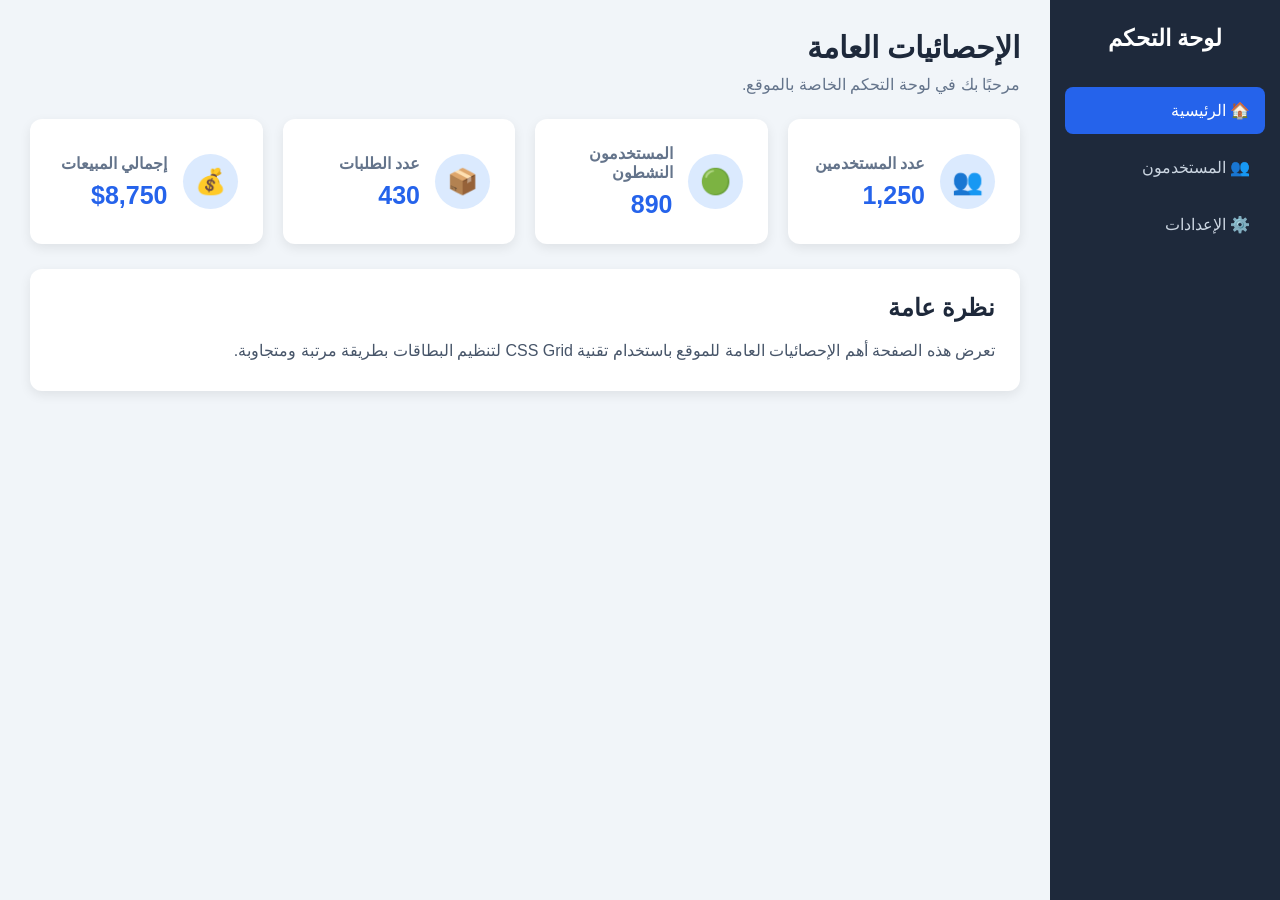
<file: index.html>
<!DOCTYPE html>
<html lang="ar" dir="rtl">
<head>
    <meta charset="UTF-8">
    <meta name="viewport" content="width=device-width, initial-scale=1.0">
    <title>لوحة التحكم - الرئيسية</title>
    <link rel="stylesheet" href="style.css">
</head>
<body>

    <div class="dashboard">

        <aside class="sidebar">
            <h2 class="logo">لوحة التحكم</h2>

            <nav>
                <a href="index.html" class="active">🏠 الرئيسية</a>
                <a href="users.html">👥 المستخدمون</a>
                <a href="settings.html">⚙️ الإعدادات</a>
            </nav>
        </aside>

        <main class="main-content">

            <header class="page-header">
                <h1>الإحصائيات العامة</h1>
                <p>مرحبًا بك في لوحة التحكم الخاصة بالموقع.</p>
            </header>

            <section class="stats-grid">

                <article class="stat-card">
                    <div class="stat-icon">👥</div>
                    <div>
                        <h3>عدد المستخدمين</h3>
                        <p class="stat-number">1,250</p>
                    </div>
                </article>

                <article class="stat-card">
                    <div class="stat-icon">🟢</div>
                    <div>
                        <h3>المستخدمون النشطون</h3>
                        <p class="stat-number">890</p>
                    </div>
                </article>

                <article class="stat-card">
                    <div class="stat-icon">📦</div>
                    <div>
                        <h3>عدد الطلبات</h3>
                        <p class="stat-number">430</p>
                    </div>
                </article>

                <article class="stat-card">
                    <div class="stat-icon">💰</div>
                    <div>
                        <h3>إجمالي المبيعات</h3>
                        <p class="stat-number">$8,750</p>
                    </div>
                </article>

            </section>

            <section class="welcome-box">
                <h2>نظرة عامة</h2>
                <p>
                    تعرض هذه الصفحة أهم الإحصائيات العامة للموقع باستخدام
                    تقنية CSS Grid لتنظيم البطاقات بطريقة مرتبة ومتجاوبة.
                </p>
            </section>

        </main>
    </div>

</body>
</html>
</file>
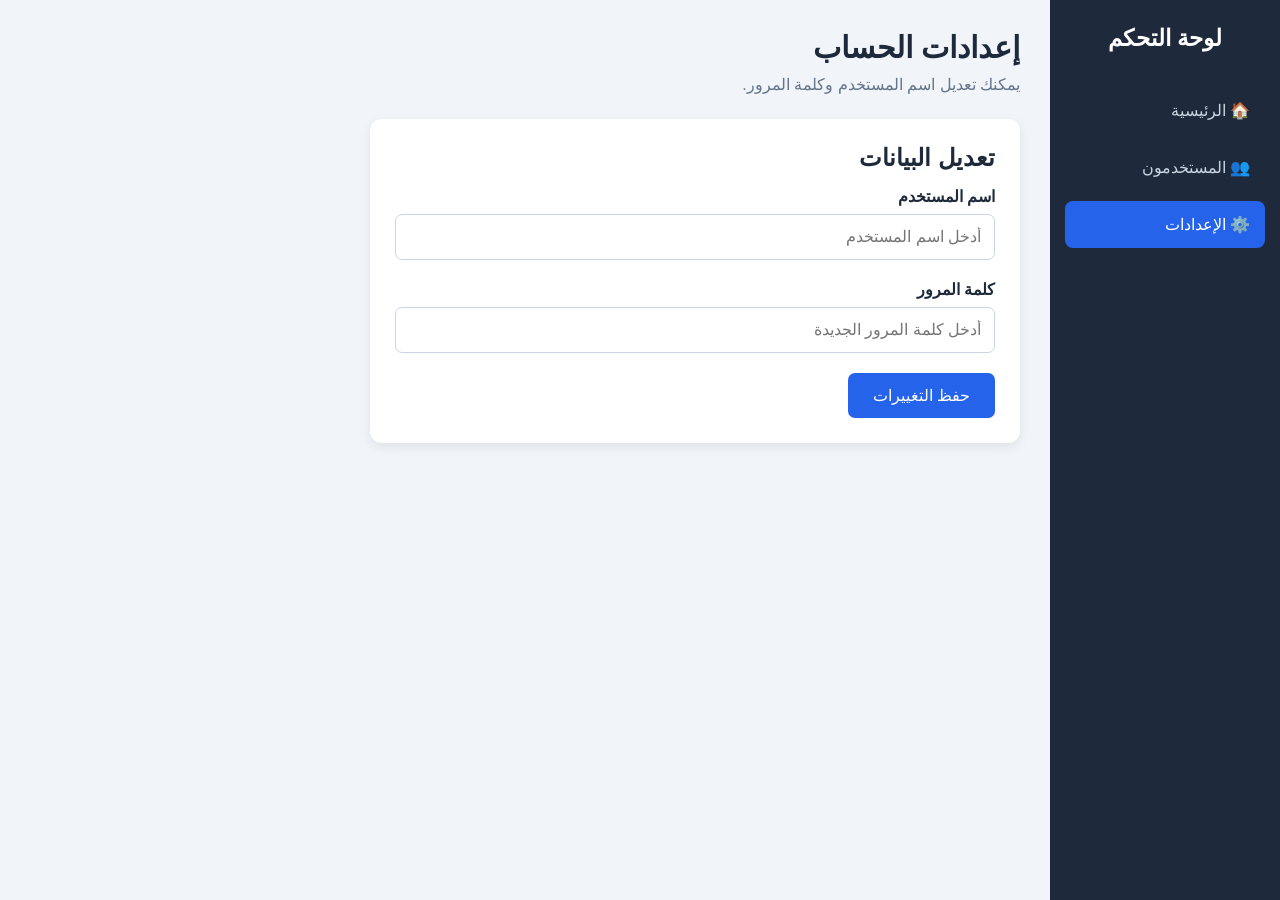
<file: settings.html>
<!DOCTYPE html>
<html lang="ar" dir="rtl">
<head>
    <meta charset="UTF-8">
    <meta name="viewport" content="width=device-width, initial-scale=1.0">
    <title>لوحة التحكم - الإعدادات</title>
    <link rel="stylesheet" href="style.css">
</head>
<body>

    <div class="dashboard">

        <aside class="sidebar">
            <h2 class="logo">لوحة التحكم</h2>

            <nav>
                <a href="index.html">🏠 الرئيسية</a>
                <a href="users.html">👥 المستخدمون</a>
                <a href="settings.html" class="active">⚙️ الإعدادات</a>
            </nav>
        </aside>

        <main class="main-content">

            <header class="page-header">
                <h1>إعدادات الحساب</h1>
                <p>يمكنك تعديل اسم المستخدم وكلمة المرور.</p>
            </header>

            <section class="content-box form-box">
                <h2>تعديل البيانات</h2>

                <form action="#">
                    <div class="form-group">
                        <label for="username">اسم المستخدم</label>
                        <input
                            type="text"
                            id="username"
                            name="username"
                            placeholder="أدخل اسم المستخدم"
                            required
                        >
                    </div>

                    <div class="form-group">
                        <label for="password">كلمة المرور</label>
                        <input
                            type="password"
                            id="password"
                            name="password"
                            placeholder="أدخل كلمة المرور الجديدة"
                            required
                        >
                    </div>

                    <button type="submit" class="save-button">
                        حفظ التغييرات
                    </button>
                </form>

            </section>

        </main>
    </div>

</body>
</html>
</file>
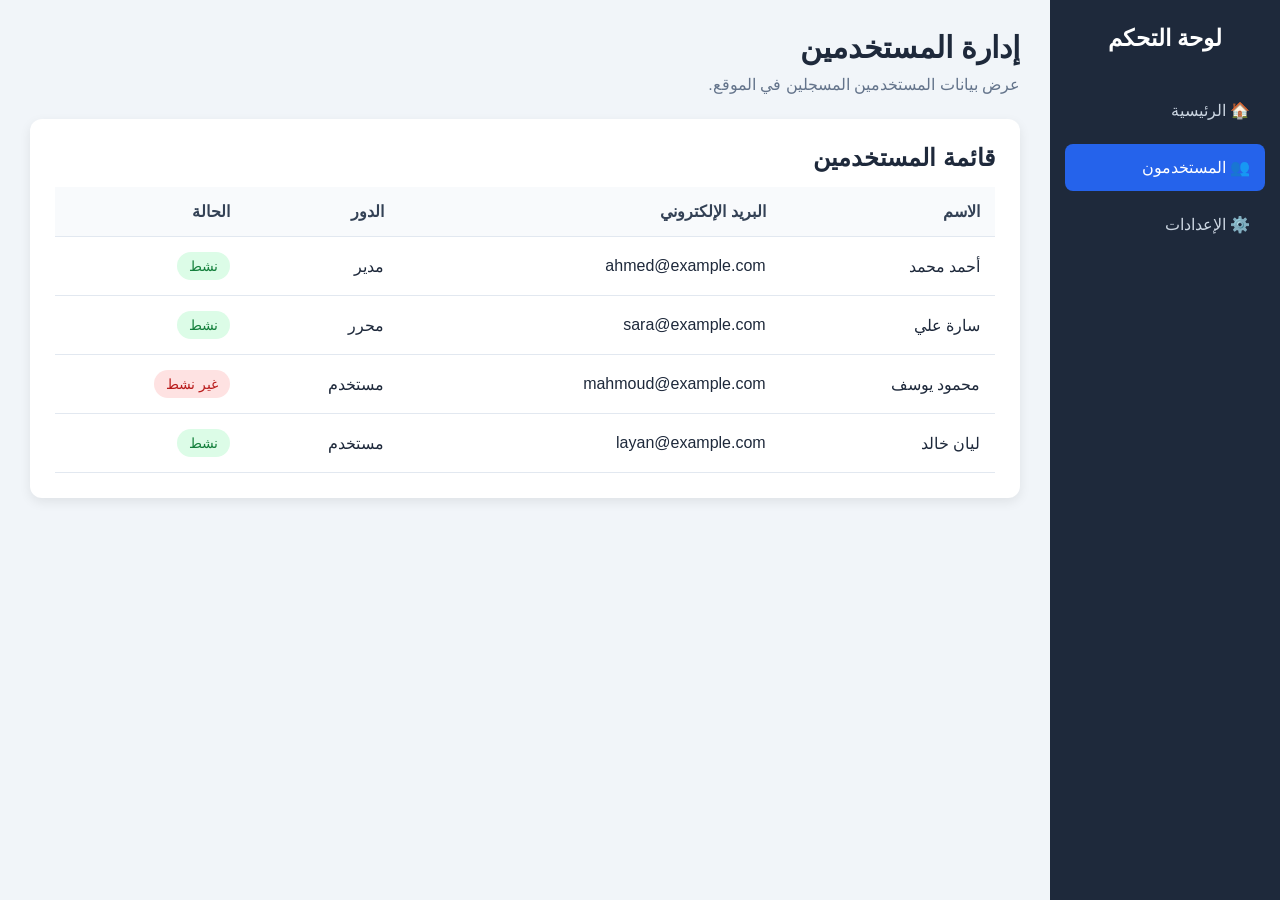
<file: users.html>
<!DOCTYPE html>
<html lang="ar" dir="rtl">
<head>
    <meta charset="UTF-8">
    <meta name="viewport" content="width=device-width, initial-scale=1.0">
    <title>لوحة التحكم - المستخدمون</title>
    <link rel="stylesheet" href="style.css">
</head>
<body>

    <div class="dashboard">

        <aside class="sidebar">
            <h2 class="logo">لوحة التحكم</h2>

            <nav>
                <a href="index.html">🏠 الرئيسية</a>
                <a href="users.html" class="active">👥 المستخدمون</a>
                <a href="settings.html">⚙️ الإعدادات</a>
            </nav>
        </aside>

        <main class="main-content">

            <header class="page-header">
                <h1>إدارة المستخدمين</h1>
                <p>عرض بيانات المستخدمين المسجلين في الموقع.</p>
            </header>

            <section class="content-box">
                <h2>قائمة المستخدمين</h2>

                <div class="table-container">
                    <table>
                        <thead>
                            <tr>
                                <th>الاسم</th>
                                <th>البريد الإلكتروني</th>
                                <th>الدور</th>
                                <th>الحالة</th>
                            </tr>
                        </thead>

                        <tbody>
                            <tr>
                                <td>أحمد محمد</td>
                                <td>ahmed@example.com</td>
                                <td>مدير</td>
                                <td><span class="status active-status">نشط</span></td>
                            </tr>

                            <tr>
                                <td>سارة علي</td>
                                <td>sara@example.com</td>
                                <td>محرر</td>
                                <td><span class="status active-status">نشط</span></td>
                            </tr>

                            <tr>
                                <td>محمود يوسف</td>
                                <td>mahmoud@example.com</td>
                                <td>مستخدم</td>
                                <td><span class="status inactive-status">غير نشط</span></td>
                            </tr>

                            <tr>
                                <td>ليان خالد</td>
                                <td>layan@example.com</td>
                                <td>مستخدم</td>
                                <td><span class="status active-status">نشط</span></td>
                            </tr>
                        </tbody>
                    </table>
                </div>

            </section>

        </main>
    </div>

</body>
</html>
</file>
<file: style.css>
* {
    box-sizing: border-box;
    margin: 0;
    padding: 0;
}

body {
    font-family: Arial, sans-serif;
    background-color: #f1f5f9;
    color: #1e293b;
}

.dashboard {
    display: grid;
    grid-template-columns: 230px 1fr;
    min-height: 100vh;
}

.sidebar {
    background-color: #1e293b;
    color: white;
    padding: 25px 15px;
}

.logo {
    text-align: center;
    margin-bottom: 35px;
    font-size: 23px;
}

.sidebar nav {
    display: grid;
    gap: 10px;
}

.sidebar nav a {
    display: block;
    color: #cbd5e1;
    text-decoration: none;
    padding: 14px 15px;
    border-radius: 8px;
    transition: 0.3s;
}

.sidebar nav a:hover {
    background-color: #334155;
    color: white;
    transform: translateX(-5px);
}

.sidebar nav a.active {
    background-color: #2563eb;
    color: white;
}

.main-content {
    padding: 30px;
}

.page-header {
    margin-bottom: 25px;
}

.page-header h1 {
    margin-bottom: 10px;
    font-size: 30px;
}

.page-header p {
    color: #64748b;
}

.stats-grid {
    display: grid;
    grid-template-columns: repeat(auto-fit, minmax(220px, 1fr));
    gap: 20px;
    margin-bottom: 25px;
}

.stat-card {
    background-color: white;
    padding: 25px;
    border-radius: 12px;
    box-shadow: 0 4px 12px rgba(0, 0, 0, 0.08);
    display: grid;
    grid-template-columns: 55px 1fr;
    align-items: center;
    gap: 15px;
    transition: 0.3s;
}

.stat-card:hover {
    transform: translateY(-5px);
    box-shadow: 0 8px 18px rgba(0, 0, 0, 0.12);
}

.stat-icon {
    width: 55px;
    height: 55px;
    background-color: #dbeafe;
    border-radius: 50%;
    display: grid;
    place-items: center;
    font-size: 25px;
}

.stat-card h3 {
    font-size: 16px;
    margin-bottom: 8px;
    color: #64748b;
}

.stat-number {
    font-size: 25px;
    font-weight: bold;
    color: #2563eb;
}

.welcome-box,
.content-box {
    background-color: white;
    padding: 25px;
    border-radius: 12px;
    box-shadow: 0 4px 12px rgba(0, 0, 0, 0.08);
}

.welcome-box h2,
.content-box h2 {
    margin-bottom: 15px;
}

.welcome-box p {
    line-height: 1.8;
    color: #475569;
}

.table-container {
    overflow-x: auto;
}

table {
    width: 100%;
    border-collapse: collapse;
    min-width: 650px;
}

th,
td {
    padding: 15px;
    text-align: right;
    border-bottom: 1px solid #e2e8f0;
}

th {
    background-color: #f8fafc;
    color: #334155;
}

tbody tr:hover {
    background-color: #f8fafc;
}

.status {
    display: inline-block;
    padding: 6px 12px;
    border-radius: 20px;
    font-size: 14px;
}

.active-status {
    background-color: #dcfce7;
    color: #15803d;
}

.inactive-status {
    background-color: #fee2e2;
    color: #b91c1c;
}

.form-box {
    max-width: 650px;
}

.form-group {
    margin-bottom: 20px;
}

.form-group label {
    display: block;
    margin-bottom: 8px;
    font-weight: bold;
}

.form-group input {
    width: 100%;
    padding: 13px;
    border: 1px solid #cbd5e1;
    border-radius: 7px;
    font-size: 16px;
    outline: none;
}

.form-group input:focus {
    border-color: #2563eb;
    box-shadow: 0 0 0 3px rgba(37, 99, 235, 0.15);
}

.save-button {
    background-color: #2563eb;
    color: white;
    border: none;
    padding: 13px 25px;
    border-radius: 7px;
    font-size: 16px;
    cursor: pointer;
    transition: 0.3s;
}

.save-button:hover {
    background-color: #1d4ed8;
    transform: translateY(-2px);
}

@media (max-width: 700px) {
    .dashboard {
        grid-template-columns: 1fr;
    }

    .sidebar {
        padding: 15px;
    }

    .logo {
        margin-bottom: 15px;
    }

    .sidebar nav {
        grid-template-columns: repeat(3, 1fr);
    }

    .sidebar nav a {
        text-align: center;
        padding: 12px 5px;
        font-size: 14px;
    }

    .sidebar nav a:hover {
        transform: translateY(-3px);
    }

    .main-content {
        padding: 20px 15px;
    }

    .page-header h1 {
        font-size: 25px;
    }
}
</file>
